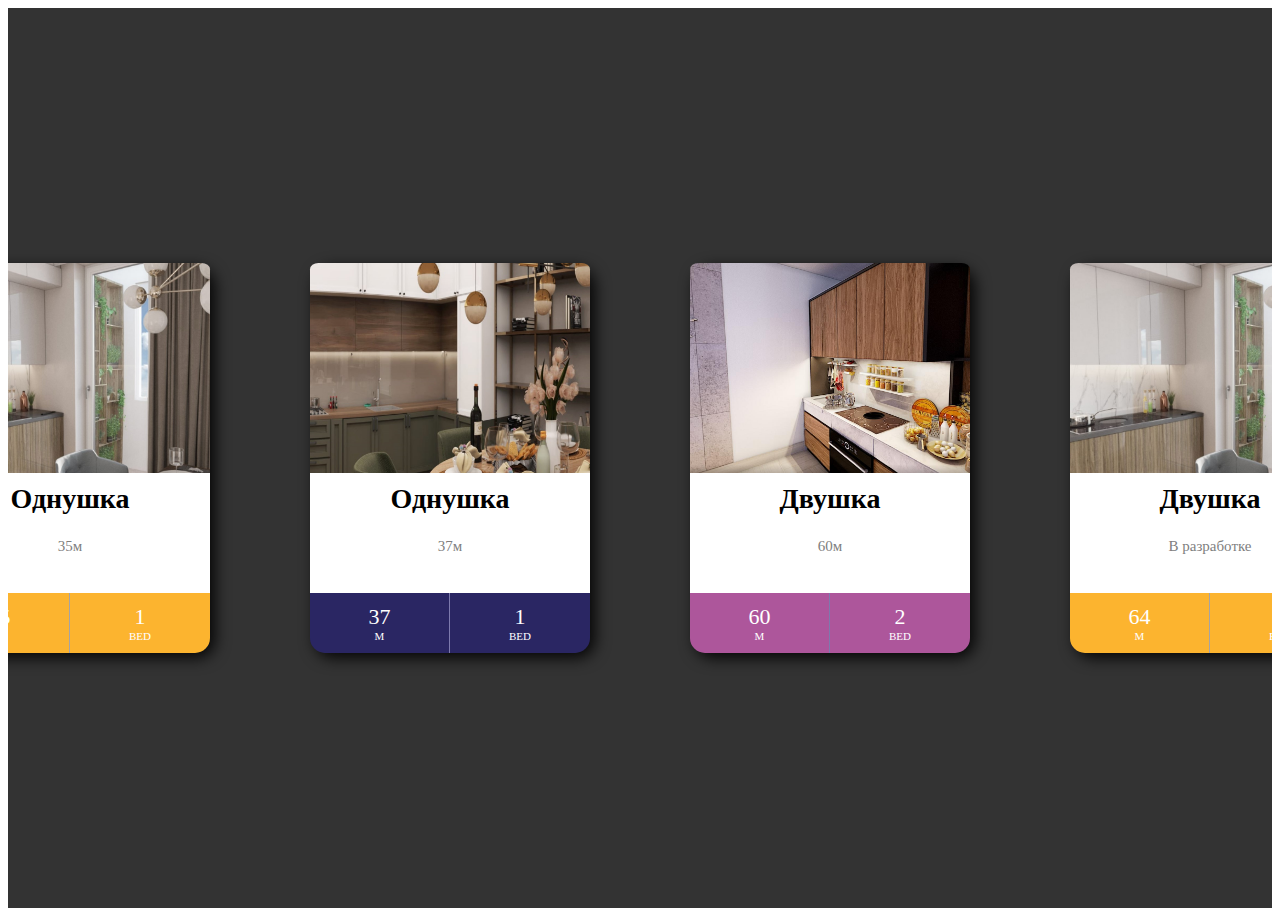
<file: index.html>
<!DOCTYPE html>
<html lang="en">
<head>
    <meta charset="UTF-8">
    <meta name="viewport" content="width=device-width, initial-scale=1.0">
    <meta http-equiv="X-UA-Compatible" content="ie=edge">
    <link rel="stylesheet" href="css/card.css" type="text/css">

 
    <title>start</title>
</head>
<body>



    <div class="grid-conteiner"> 
      


        <div id="c1" class="card">
            <div class="card-image card1">  </div>
            <div class="card-text card1"> 
                <h2> Однушка </h2>
                <p> 35м</p>
            </div>  
            <div class="card-stats card1">
                <div class="stat border"> 
                    <div class="value"> 35</div>
                    <div class="type"> m</div> 
                </div>

           
            <div class="stat"> 
                <div class="value"> 1</div>
                <div class="type"> bed</div> 
            </div>


            </div>  
        </div>




        <div id="c2" class="card">
            <div class="card-image card2">  </div>
            <div class="card-text card2"> 
                <h2> Однушка </h2>
                <p> 37м </p>
            </div>  
            <div class="card-stats card2">
                <div class="stat border"> 
                    <div class="value"> 37</div>
                    <div class="type"> m</div> 
                </div>

           
            <div class="stat"> 
                <div class="value"> 1</div>
                <div class="type"> bed</div> 
            </div>


            </div>  
        </div>




        <div id="c3" class="card">
            <div class="card-image card3">  </div>
            <div class="card-text card3"> 
                <h2> Двушка </h2>
                <p> 60м  </p>
            </div>  
            <div class="card-stats card3">
                <div class="stat border"> 
                    <div class="value"> 60</div>
                    <div class="type"> m</div> 
                </div>

        
                <div class="stat"> 
                    <div class="value"> 2</div>
                    <div class="type"> bed</div> 
                </div>


            </div>
        </div>

        <div id="c4" class="card">
            <div class="card-image card5">  </div>
            <div class="card-text card5"> 
                <h2> Двушка </h2>
                <p> В разработке  </p>
            </div>  
            <div class="card-stats card5">
                <div class="stat border"> 
                    <div class="value"> 64</div>
                    <div class="type"> m</div> 
                </div>

           
            <div class="stat"> 
                <div class="value"> 2</div>
                <div class="type"> bed</div> 
            </div>


        </div>


    </div>

    <script src="js/start.js"></script>


    
</body>
</html>
</file>
<file: css/card.css>
html, body{
    width: 100%;
    height: 100%;
    display: flex;
    flex-wrap: wrap;
    justify-content: space-around;
    background-repeat: no-repeat;
    overflow-y: hidden;
    overflow-x: auto;

    background-image: url('http://www.xn--90aebc1cbbaod.xn--p1ai/img/gal12.jpg');
  
}
body {
    display: flex;
    justify-content: center;
    height: 100%;
    flex-wrap: wrap;
    width:100%;
    background: rgba(0,0,0,0.8);
}
#particle-canvas {
    width: 100%;
    height: 100%;
  }
.grid-conteiner {
    margin: auto;
    display: grid;
    grid-template-columns: repeat(4, 1fr);
    grid-template-rows: max-content;
    grid-row-gap: 10px;
    grid-column-gap: 40px;
    justify-items: center;

}
@media   (max-width: 1200px) {
  body{
    overflow-y: auto;
    overflow-x: auto;
  }
    .grid-conteiner {
        display: grid;
        grid-template-columns: 300px 300px;
        grid-template-rows: repeat(4, 380px);
        grid-gap: 40px;
    
    }
}



@media   (max-width: 500px) {
  body{
    overflow-y: auto;
    overflow-x: auto;
  }
    .grid-conteiner {
        display: grid;
        grid-template-columns: 300px;
        grid-template-rows: repeat(4, 380px);
        grid-gap: 40px;
    
    }
}


 .card {
    display: grid;
    grid-template-columns: 280px;
    grid-template-rows: 210px 120px 60px;
    grid-template-areas: "image" "text" "stats";
    font-family: roboto;
    border-radius: 18px;
    box-shadow: 5px 5px 15px rgba(0,0,0,0.9);
    text-align: center;

    transition: 0.5s ease;
    cursor: pointer;
    margin: 30px;
}
.card-2 {
  display: grid;
  grid-template-columns: 960px;
  grid-column-start: 2;

}


   .card-image {
    grid-area: image;
    background-image: url('../img/apart1_prw.jpg');
    border-top-left-radius: 3%;
    border-top-right-radius: 3%;
    background-size: cover;
}

 .card-text{

    grid-area: text;
    
    background-size: cover;
    grid-template-rows: 1fr;


    background-color: white;

}
 .card-text p {
    color: grey;
    font-size: 15px;
    font-weight: 300;

}

 .card-text h2 {
    margin-top: 10px;
    font-size: 28px;
}


 .card-stats {
    grid-area: stats;
    display: grid;
    grid-template-columns: 1fr 1fr ;
    grid-template-rows: 1fr;
    border-bottom-left-radius: 15px;
    border-bottom-right-radius: 15px;
    background: rgb(252, 180, 47);
}

 .card-stats .stat {
    display: flex;
    align-items: center;
    justify-content: center;
    flex-direction: column;
    padding: 10px;
    color: white;

}


 .card-stats .type {
    font-size: 11px;
    font-weight: 300;
    text-transform: uppercase;
}

 .card-stats .value {
    font-size: 22px;
    font-weight: 500;
}

 .card-stats .border {
    border-right:  1px solid rgb(165, 163, 164);

}

 .card:hover {
    transform: scale(1.2);
    box-shadow: 5px 5px 15px rgba(0,0,0,0.6);
}


/*card2*/
.card-image.card2 {
    background: url("../img/apart2_prew.jpg");
    background-size: cover;
    
  }

  .card-stats.card2 .border {
    border-right: 1px solid rgb(125, 122, 173);
  }
  .card-stats.card2 {
    background: rgb(42, 38, 99);
  }


  /*card3*/
.card-image.card3 {
    background: url("../img/apart3_prew.jpg");
    background-size: cover;
  }

  .card-stats.card3 .border {
    border-right: 1px solid rgb(125, 122, 173);
  }
  .card-stats.card3 {
    background: rgb(173, 86, 155);
  }

  /*card4*/
.card-image.card4 {

  background: url("../img/apart.jpg");
  background-size: cover;
}

.card-stats.card4 .border {
  border-right: 1px solid rgb(125, 122, 173);
}
</file>
